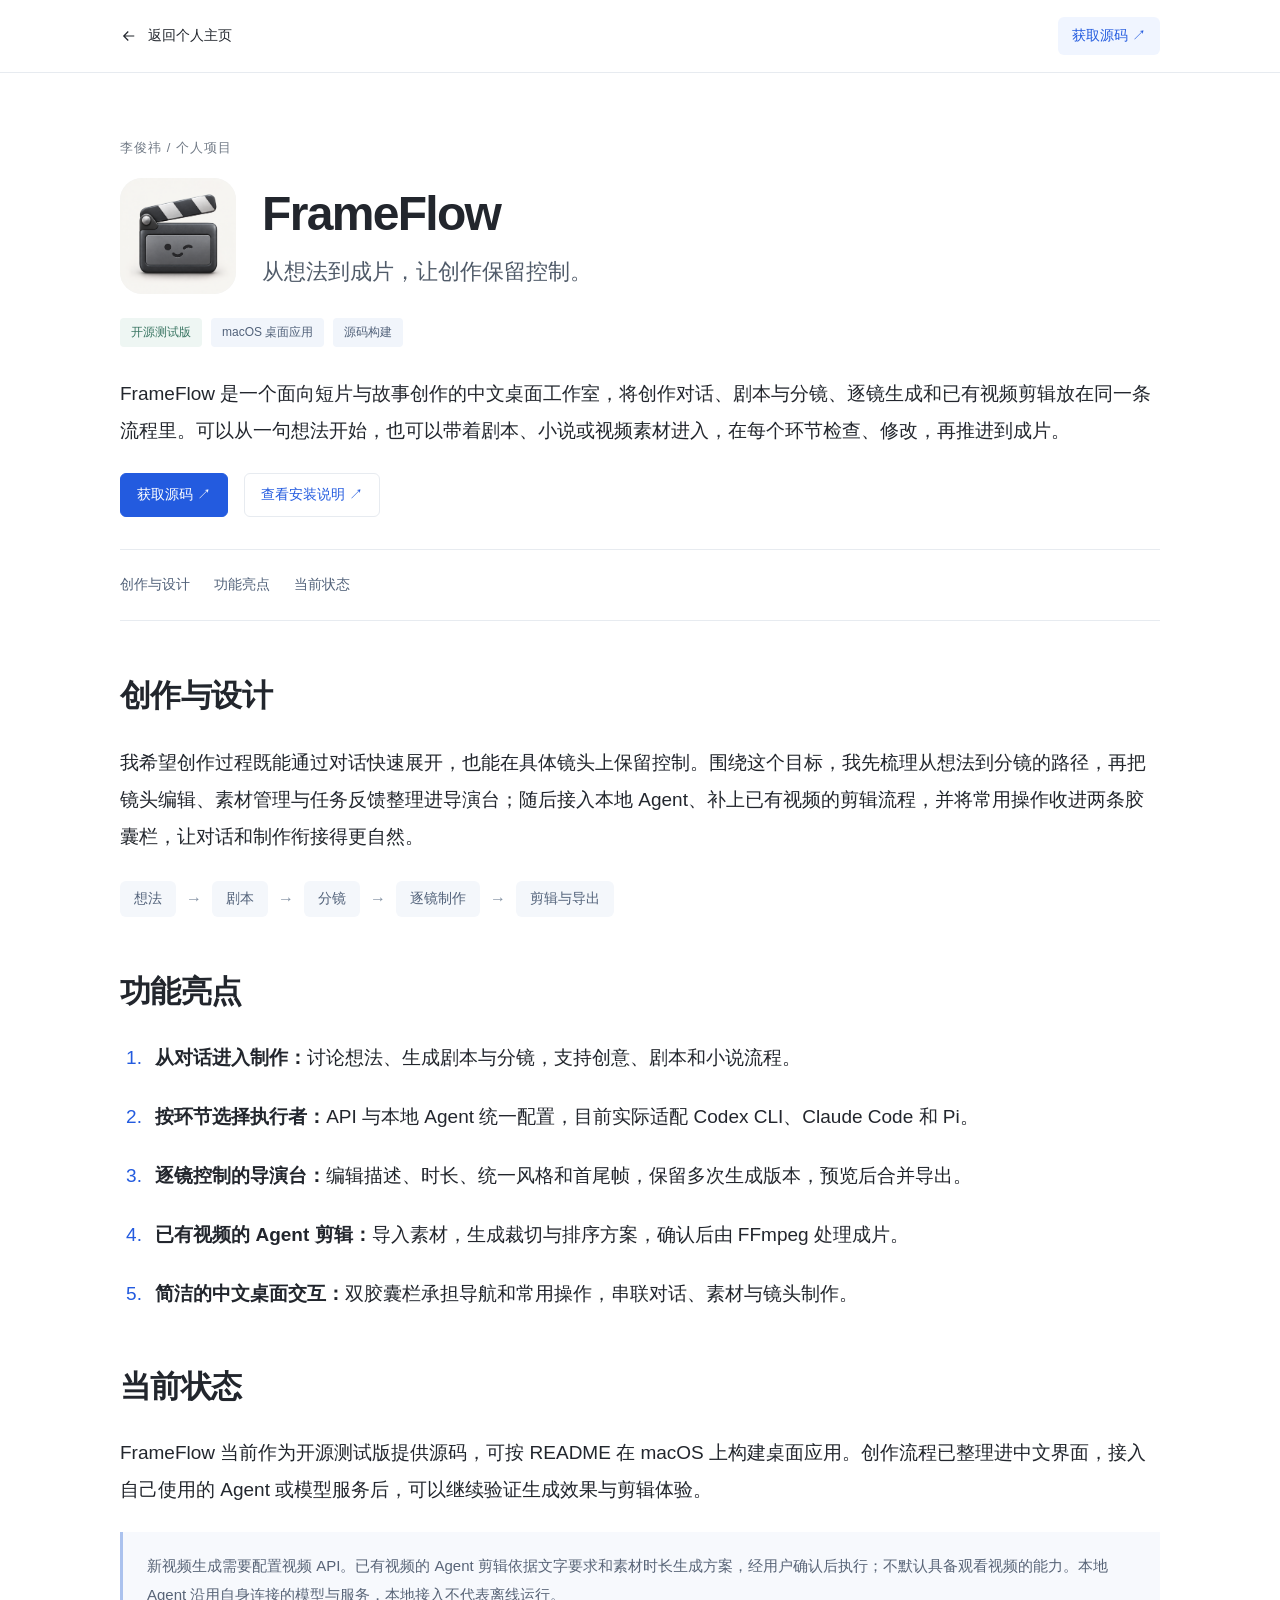
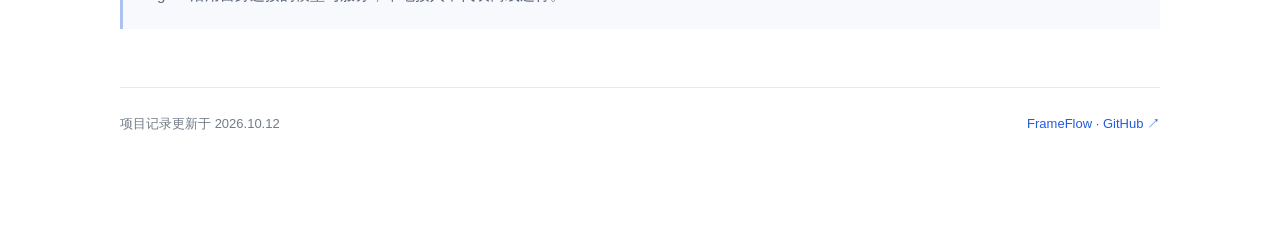
<file: docs/projects/frameflow/index.html>
<!doctype html>
<html lang="zh-CN">
  <head>
    <meta charset="UTF-8" />
    <meta name="viewport" content="width=device-width, initial-scale=1.0" />
    <meta name="description" content="FrameFlow：面向短片与故事创作的中文桌面工作室。李俊祎的创作思路、交互设计与开发过程，以及创作对话、分镜、逐镜生成和 Agent 视频剪辑。" />
    <meta name="theme-color" content="#ffffff" />
    <title>FrameFlow · 个人项目 | 李俊祎</title>
    <link rel="icon" type="image/png" href="../../assets/frameflow-cover.png" />
    <style>
      :root {
        color-scheme: light;
        --ink: #22262d;
        --muted: #727b87;
        --blue: #235bdf;
        --line: #e7ebf0;
      }
      * { box-sizing: border-box; }
      html { scroll-behavior: smooth; scroll-padding-top: 96px; }
      body {
        margin: 0;
        color: var(--ink);
        background: #fff;
        font-family: -apple-system, BlinkMacSystemFont, "PingFang SC", "Microsoft YaHei", sans-serif;
        -webkit-font-smoothing: antialiased;
      }
      a { color: var(--blue); text-underline-offset: 5px; }
      a:focus-visible { outline: 2px solid var(--blue); outline-offset: 5px; border-radius: 3px; }
      .skip-link { position: absolute; left: 16px; top: -80px; padding: 12px; background: #fff; z-index: 3; }
      .skip-link:focus { top: 12px; }
      .site-bar {
        position: sticky;
        top: 0;
        z-index: 2;
        background: #ffffffed;
        border-bottom: 1px solid var(--line);
        backdrop-filter: blur(16px);
      }
      .site-bar-inner {
        max-width: 1120px;
        min-height: 72px;
        margin: auto;
        padding: 12px 40px;
        display: flex;
        align-items: center;
        justify-content: space-between;
        gap: 16px;
      }
      .home-link { display: inline-flex; align-items: center; gap: 10px; text-decoration: none; color: var(--ink); font-size: 14px; }
      .home-link svg { width: 18px; height: 18px; }
      .source-link { padding: 10px 14px; border-radius: 6px; background: #f0f5ff; text-decoration: none; font-size: 14px; white-space: nowrap; }
      .home-link:hover, .source-link:hover { color: #1749b9; }
      main { max-width: 1120px; margin: auto; padding: 62px 40px 90px; }
      .eyebrow { margin: 0 0 18px; color: var(--muted); font-size: 13px; letter-spacing: .08em; }
      .project-heading { display: flex; align-items: center; gap: 26px; margin-bottom: 24px; }
      .project-icon { width: 116px; height: 116px; object-fit: contain; border-radius: 22px; background: #f3f4f5; flex-shrink: 0; }
      h1 { margin: 0; font-size: clamp(32px, 4vw, 48px); line-height: 1.25; font-weight: 650; letter-spacing: -.035em; }
      .tagline { margin-top: 10px; color: #505b69; font-size: clamp(17px, 2vw, 22px); line-height: 1.6; }
      .project-status { display: flex; flex-wrap: wrap; gap: 9px; margin-bottom: 28px; }
      .project-status span { padding: 6px 11px; border-radius: 4px; background: #f1f5fb; color: #52627a; font-size: 12px; }
      .project-status .open { background: #eef6f3; color: #397562; }
      p, li { font-size: 19px; line-height: 1.95; }
      p { margin: 0; }
      strong { font-weight: 650; }
      .project-intro { margin-bottom: 24px; }
      .actions { display: flex; flex-wrap: wrap; gap: 16px; margin: 24px 0 32px; }
      .actions a { display: inline-flex; align-items: center; justify-content: center; min-height: 44px; padding: 10px 16px; border: 1px solid var(--line); border-radius: 6px; text-decoration: none; font-size: 14px; }
      .actions .primary { background: var(--blue); color: #fff; border-color: var(--blue); }
      .actions a:hover { filter: brightness(.94); }
      .on-page { display: flex; gap: 24px; flex-wrap: wrap; padding: 22px 0; border-block: 1px solid var(--line); }
      .on-page a { color: #52627a; font-size: 14px; text-decoration: none; padding-block: 4px; }
      .on-page a:hover { color: var(--blue); }
      section { margin-top: 52px; }
      h2 { margin: 0 0 24px; font-size: clamp(23px, 2.4vw, 31px); line-height: 1.5; letter-spacing: -.02em; font-weight: 650; }
      ol { margin: 0; padding-left: 1.7em; }
      li { padding-left: 8px; margin-bottom: 22px; }
      li::marker { color: var(--blue); font-weight: 500; }
      li:last-child { margin-bottom: 0; }
      .flow { margin-top: 26px; display: flex; flex-wrap: wrap; gap: 10px; align-items: center; }
      .flow span { padding: 9px 14px; border-radius: 6px; background: #f4f7fb; color: #52627a; font-size: 14px; }
      .flow i { font-style: normal; color: #8492a4; }
      .delivery-note { margin-top: 24px; padding: 20px 24px; border-left: 3px solid #abc2ee; background: #f7f9fd; color: #586477; font-size: 15px; line-height: 1.9; }
      footer { display: flex; flex-wrap: wrap; gap: 16px; justify-content: space-between; margin-top: 58px; padding-top: 24px; border-top: 1px solid var(--line); color: var(--muted); font-size: 13px; line-height: 1.8; }
      footer a { text-decoration: none; }
      @media (max-width: 640px) {
        .site-bar-inner { min-height: 64px; padding: 10px 20px; }
        .home-link, .source-link { font-size: 12px; }
        main { padding: 36px 22px 56px; }
        .project-heading { gap: 16px; align-items: flex-start; }
        .project-icon { width: 78px; height: 78px; border-radius: 16px; }
        h1 { font-size: 30px; }
        .tagline { font-size: 16px; margin-top: 8px; }
        p, li { font-size: 16px; line-height: 1.9; }
        h2 { font-size: 22px; }
        section { margin-top: 36px; }
        li { padding-left: 3px; margin-bottom: 20px; }
        .on-page { gap: 20px; }
        .delivery-note { padding: 16px 18px; font-size: 14px; }
        .flow { gap: 7px; }
        .flow span { padding: 8px 10px; font-size: 12px; }
      }
      @media (prefers-reduced-motion: reduce) { html { scroll-behavior: auto; } }
    </style>
  </head>
  <body>
    <a class="skip-link" href="#project-intro">跳到项目内容</a>
    <header class="site-bar">
      <div class="site-bar-inner">
        <a class="home-link" href="../../">
          <svg viewBox="0 0 24 24" fill="none" stroke="currentColor" stroke-width="1.6" aria-hidden="true"><path d="M19 12H5m6-6-6 6 6 6" /></svg>
          返回个人主页
        </a>
        <a class="source-link" href="https://github.com/17lijunyi/FrameFlow" target="_blank" rel="noopener noreferrer">获取源码 ↗</a>
      </div>
    </header>
    <main>
      <article aria-labelledby="project-title">
        <header>
          <p class="eyebrow">李俊祎 / 个人项目</p>
          <div class="project-heading">
            <img class="project-icon" src="../../assets/frameflow-cover.png" alt="眨眼场记板，FrameFlow 项目图标" width="116" height="116" />
            <div>
              <h1 id="project-title">FrameFlow</h1>
              <p class="tagline">从想法到成片，让创作保留控制。</p>
            </div>
          </div>
          <div class="project-status" aria-label="实现状态">
            <span class="open">开源测试版</span>
            <span>macOS 桌面应用</span>
            <span>源码构建</span>
          </div>
          <p class="project-intro" id="project-intro">FrameFlow 是一个面向短片与故事创作的中文桌面工作室，将创作对话、剧本与分镜、逐镜生成和已有视频剪辑放在同一条流程里。可以从一句想法开始，也可以带着剧本、小说或视频素材进入，在每个环节检查、修改，再推进到成片。</p>
          <div class="actions">
            <a class="primary" href="https://github.com/17lijunyi/FrameFlow" target="_blank" rel="noopener noreferrer">获取源码 ↗</a>
            <a href="https://github.com/17lijunyi/FrameFlow#快速开始" target="_blank" rel="noopener noreferrer">查看安装说明 ↗</a>
          </div>
          <nav class="on-page" aria-label="项目介绍目录">
            <a href="#design">创作与设计</a>
            <a href="#highlights">功能亮点</a>
            <a href="#status">当前状态</a>
          </nav>
        </header>
        <section id="design" aria-labelledby="design-title">
          <h2 id="design-title">创作与设计</h2>
          <p>我希望创作过程既能通过对话快速展开，也能在具体镜头上保留控制。围绕这个目标，我先梳理从想法到分镜的路径，再把镜头编辑、素材管理与任务反馈整理进导演台；随后接入本地 Agent、补上已有视频的剪辑流程，并将常用操作收进两条胶囊栏，让对话和制作衔接得更自然。</p>
          <div class="flow" aria-label="创作流程：想法、剧本、分镜、逐镜制作、剪辑与导出">
            <span>想法</span><i aria-hidden="true">→</i>
            <span>剧本</span><i aria-hidden="true">→</i>
            <span>分镜</span><i aria-hidden="true">→</i>
            <span>逐镜制作</span><i aria-hidden="true">→</i>
            <span>剪辑与导出</span>
          </div>
        </section>
        <section id="highlights" aria-labelledby="highlights-title">
          <h2 id="highlights-title">功能亮点</h2>
          <ol>
            <li><strong>从对话进入制作：</strong>讨论想法、生成剧本与分镜，支持创意、剧本和小说流程。</li>
            <li><strong>按环节选择执行者：</strong>API 与本地 Agent 统一配置，目前实际适配 Codex CLI、Claude Code 和 Pi。</li>
            <li><strong>逐镜控制的导演台：</strong>编辑描述、时长、统一风格和首尾帧，保留多次生成版本，预览后合并导出。</li>
            <li><strong>已有视频的 Agent 剪辑：</strong>导入素材，生成裁切与排序方案，确认后由 FFmpeg 处理成片。</li>
            <li><strong>简洁的中文桌面交互：</strong>双胶囊栏承担导航和常用操作，串联对话、素材与镜头制作。</li>
          </ol>
        </section>
        <section id="status" aria-labelledby="status-title">
          <h2 id="status-title">当前状态</h2>
          <p>FrameFlow 当前作为开源测试版提供源码，可按 README 在 macOS 上构建桌面应用。创作流程已整理进中文界面，接入自己使用的 Agent 或模型服务后，可以继续验证生成效果与剪辑体验。</p>
          <p class="delivery-note">新视频生成需要配置视频 API。已有视频的 Agent 剪辑依据文字要求和素材时长生成方案，经用户确认后执行；不默认具备观看视频的能力。本地 Agent 沿用自身连接的模型与服务，本地接入不代表离线运行。</p>
        </section>
      </article>
      <footer>
        <span>项目记录更新于 <time datetime="2026-10-12">2026.10.12</time></span>
        <a href="https://github.com/17lijunyi/FrameFlow" target="_blank" rel="noopener noreferrer">FrameFlow · GitHub ↗</a>
      </footer>
    </main>
  </body>
</html>
</file>
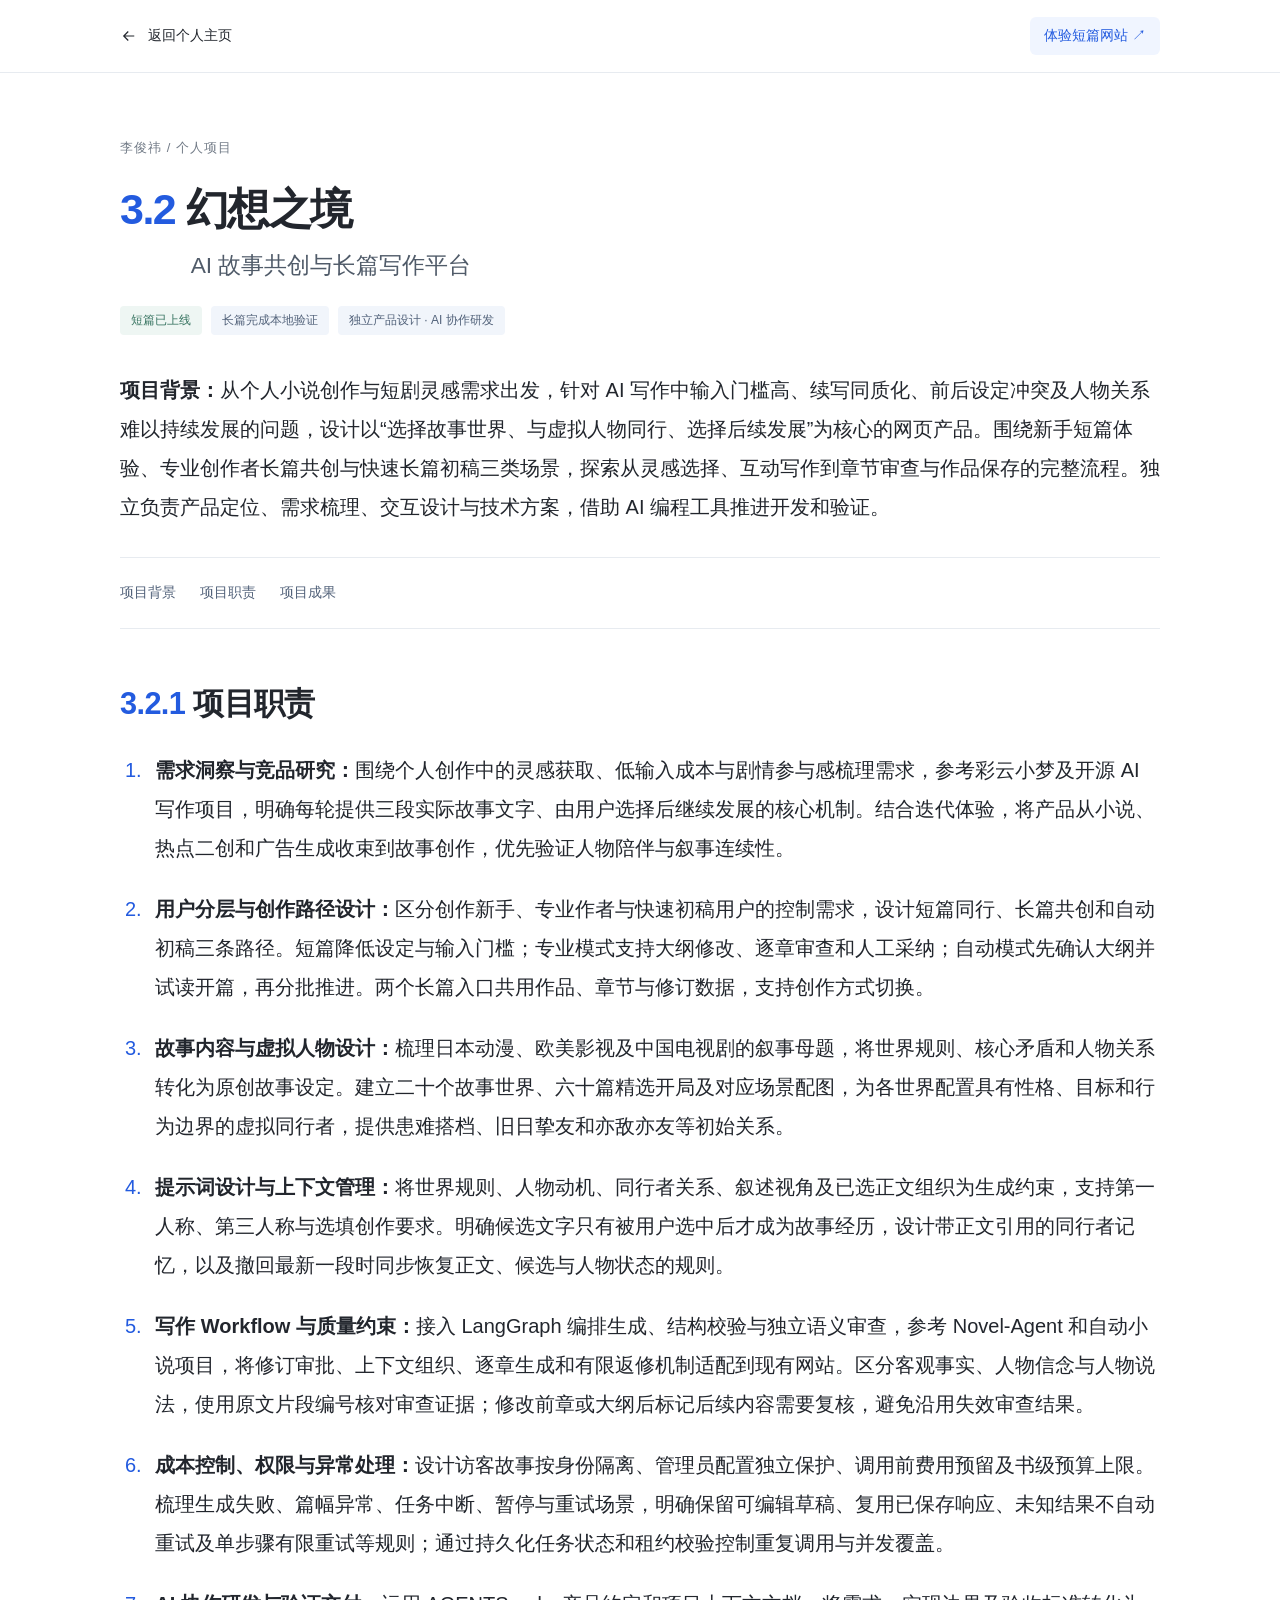
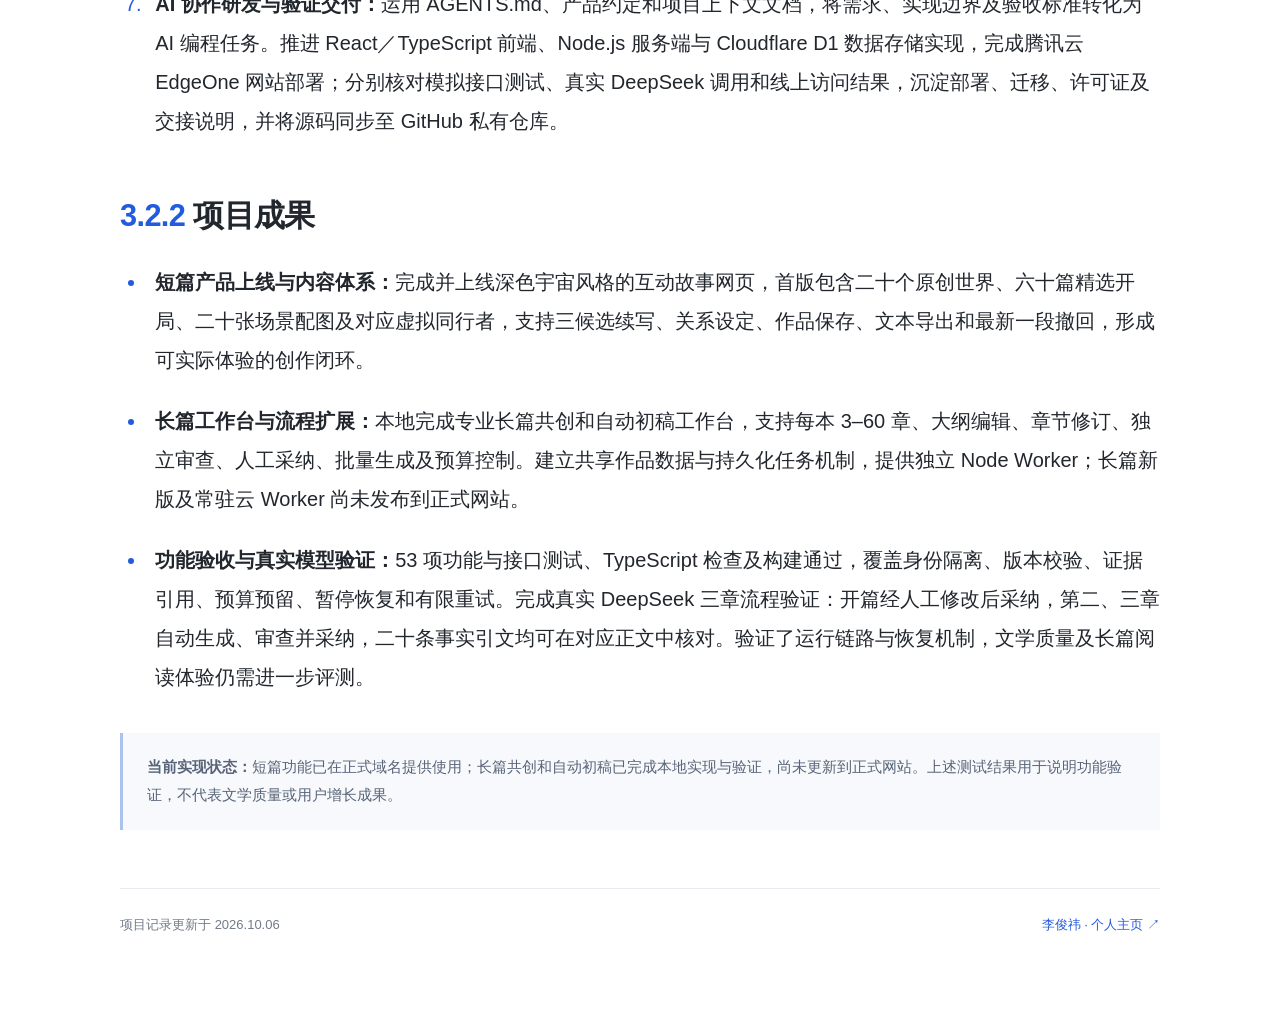
<file: docs/projects/huanxiangzhijing/index.html>
<!doctype html>
<html lang="zh-CN">
  <head>
    <meta charset="UTF-8" />
    <meta name="viewport" content="width=device-width, initial-scale=1.0" />
    <meta name="description" content="李俊祎的个人项目：幻想之境。AI 故事共创与长篇写作平台的项目背景、产品职责、写作流程和验证成果。" />
    <meta name="theme-color" content="#ffffff" />
    <title>幻想之境 · 个人项目 | 李俊祎</title>
    <style>
      :root {
        color-scheme: light;
        --ink: #22262d;
        --muted: #727b87;
        --blue: #235bdf;
        --line: #e7ebf0;
      }
      * { box-sizing: border-box; }
      html { scroll-behavior: smooth; scroll-padding-top: 96px; }
      body {
        margin: 0;
        color: var(--ink);
        background: #fff;
        font-family: -apple-system, BlinkMacSystemFont, "PingFang SC", "Microsoft YaHei", sans-serif;
        -webkit-font-smoothing: antialiased;
      }
      a { color: var(--blue); text-underline-offset: 5px; }
      a:focus-visible { outline: 2px solid var(--blue); outline-offset: 5px; border-radius: 3px; }
      .skip-link { position: absolute; left: 16px; top: -80px; padding: 12px; background: #fff; z-index: 3; }
      .skip-link:focus { top: 12px; }
      .site-bar {
        position: sticky;
        top: 0;
        z-index: 2;
        background: #ffffffed;
        border-bottom: 1px solid var(--line);
        backdrop-filter: blur(16px);
      }
      .site-bar-inner {
        max-width: 1120px;
        min-height: 72px;
        margin: auto;
        padding: 12px 40px;
        display: flex;
        align-items: center;
        justify-content: space-between;
        gap: 16px;
      }
      .home-link { display: inline-flex; align-items: center; gap: 10px; text-decoration: none; color: var(--ink); font-size: 14px; }
      .home-link svg { width: 18px; height: 18px; }
      .experience-link { padding: 10px 14px; border-radius: 6px; background: #f0f5ff; text-decoration: none; font-size: 14px; }
      .home-link:hover, .experience-link:hover { color: #1749b9; }
      main { max-width: 1120px; margin: auto; padding: 62px 40px 90px; }
      .eyebrow { margin: 0 0 18px; color: var(--muted); font-size: 13px; letter-spacing: .08em; }
      h1 { margin: 0 0 24px; font-size: clamp(28px, 3.4vw, 43px); line-height: 1.45; font-weight: 650; letter-spacing: -.035em; }
      .section-number { color: var(--blue); }
      h1 .subtitle { display: block; margin: 8px 0 0 3.1em; color: #505b69; font-size: .53em; font-weight: 400; letter-spacing: 0; }
      .project-status { display: flex; flex-wrap: wrap; gap: 9px; margin-bottom: 36px; }
      .project-status span { padding: 6px 11px; border-radius: 4px; background: #f1f5fb; color: #52627a; font-size: 12px; }
      .project-status .live { background: #eef6f3; color: #397562; }
      p, li { font-size: 20px; line-height: 1.95; }
      p { margin: 0; }
      strong { font-weight: 650; }
      .background { margin-bottom: 30px; }
      .on-page { display: flex; gap: 24px; flex-wrap: wrap; padding: 22px 0; border-block: 1px solid var(--line); }
      .on-page a { color: #52627a; font-size: 14px; text-decoration: none; padding-block: 4px; }
      .on-page a:hover { color: var(--blue); }
      section { margin-top: 52px; }
      h2 { margin: 0 0 24px; font-size: clamp(23px, 2.4vw, 31px); line-height: 1.5; letter-spacing: -.02em; font-weight: 650; }
      ol, ul { margin: 0; padding-left: 1.7em; }
      li { padding-left: 8px; margin-bottom: 22px; }
      li::marker { color: var(--blue); font-weight: 500; }
      li:last-child { margin-bottom: 0; }
      .delivery-note { margin-top: 36px; padding: 20px 24px; border-left: 3px solid #abc2ee; background: #f7f9fd; color: #586477; font-size: 15px; line-height: 1.9; }
      footer { display: flex; flex-wrap: wrap; gap: 16px; justify-content: space-between; margin-top: 58px; padding-top: 24px; border-top: 1px solid var(--line); color: var(--muted); font-size: 13px; line-height: 1.8; }
      footer a { text-decoration: none; }
      @media (max-width: 640px) {
        .site-bar-inner { min-height: 64px; padding: 10px 20px; }
        .home-link, .experience-link { font-size: 12px; }
        main { padding: 36px 22px 56px; }
        h1 .subtitle { margin-left: 0; font-size: 18px; }
        p, li { font-size: 16px; line-height: 1.9; }
        h2 { font-size: 22px; }
        section { margin-top: 36px; }
        li { padding-left: 3px; margin-bottom: 20px; }
        .on-page { gap: 20px; }
        .delivery-note { padding: 16px 18px; font-size: 14px; }
      }
      @media (prefers-reduced-motion: reduce) { html { scroll-behavior: auto; } }
    </style>
  </head>
  <body>
    <a class="skip-link" href="#project-background">跳到项目内容</a>
    <header class="site-bar">
      <div class="site-bar-inner">
        <a class="home-link" href="../../">
          <svg viewBox="0 0 24 24" fill="none" stroke="currentColor" stroke-width="1.6" aria-hidden="true"><path d="M19 12H5m6-6-6 6 6 6" /></svg>
          返回个人主页
        </a>
        <a class="experience-link" href="https://huanxiangzhijing.store/" target="_blank" rel="noopener noreferrer">体验短篇网站 ↗</a>
      </div>
    </header>
    <main>
      <article aria-labelledby="project-title">
        <header>
          <p class="eyebrow">李俊祎 / 个人项目</p>
          <h1 id="project-title"><span class="section-number">3.2</span> 幻想之境<span class="subtitle">AI 故事共创与长篇写作平台</span></h1>
          <div class="project-status" aria-label="实现状态">
            <span class="live">短篇已上线</span>
            <span>长篇完成本地验证</span>
            <span>独立产品设计 · AI 协作研发</span>
          </div>
          <p class="background" id="project-background"><strong>项目背景：</strong>从个人小说创作与短剧灵感需求出发，针对 AI 写作中输入门槛高、续写同质化、前后设定冲突及人物关系难以持续发展的问题，设计以“选择故事世界、与虚拟人物同行、选择后续发展”为核心的网页产品。围绕新手短篇体验、专业创作者长篇共创与快速长篇初稿三类场景，探索从灵感选择、互动写作到章节审查与作品保存的完整流程。独立负责产品定位、需求梳理、交互设计与技术方案，借助 AI 编程工具推进开发和验证。</p>
          <nav class="on-page" aria-label="项目介绍目录">
            <a href="#project-background">项目背景</a>
            <a href="#responsibilities">项目职责</a>
            <a href="#results">项目成果</a>
          </nav>
        </header>
        <section id="responsibilities" aria-labelledby="responsibilities-title">
          <h2 id="responsibilities-title"><span class="section-number">3.2.1</span> 项目职责</h2>
          <ol>
            <li><strong>需求洞察与竞品研究：</strong>围绕个人创作中的灵感获取、低输入成本与剧情参与感梳理需求，参考彩云小梦及开源 AI 写作项目，明确每轮提供三段实际故事文字、由用户选择后继续发展的核心机制。结合迭代体验，将产品从小说、热点二创和广告生成收束到故事创作，优先验证人物陪伴与叙事连续性。</li>
            <li><strong>用户分层与创作路径设计：</strong>区分创作新手、专业作者与快速初稿用户的控制需求，设计短篇同行、长篇共创和自动初稿三条路径。短篇降低设定与输入门槛；专业模式支持大纲修改、逐章审查和人工采纳；自动模式先确认大纲并试读开篇，再分批推进。两个长篇入口共用作品、章节与修订数据，支持创作方式切换。</li>
            <li><strong>故事内容与虚拟人物设计：</strong>梳理日本动漫、欧美影视及中国电视剧的叙事母题，将世界规则、核心矛盾和人物关系转化为原创故事设定。建立二十个故事世界、六十篇精选开局及对应场景配图，为各世界配置具有性格、目标和行为边界的虚拟同行者，提供患难搭档、旧日挚友和亦敌亦友等初始关系。</li>
            <li><strong>提示词设计与上下文管理：</strong>将世界规则、人物动机、同行者关系、叙述视角及已选正文组织为生成约束，支持第一人称、第三人称与选填创作要求。明确候选文字只有被用户选中后才成为故事经历，设计带正文引用的同行者记忆，以及撤回最新一段时同步恢复正文、候选与人物状态的规则。</li>
            <li><strong>写作 Workflow 与质量约束：</strong>接入 LangGraph 编排生成、结构校验与独立语义审查，参考 Novel-Agent 和自动小说项目，将修订审批、上下文组织、逐章生成和有限返修机制适配到现有网站。区分客观事实、人物信念与人物说法，使用原文片段编号核对审查证据；修改前章或大纲后标记后续内容需要复核，避免沿用失效审查结果。</li>
            <li><strong>成本控制、权限与异常处理：</strong>设计访客故事按身份隔离、管理员配置独立保护、调用前费用预留及书级预算上限。梳理生成失败、篇幅异常、任务中断、暂停与重试场景，明确保留可编辑草稿、复用已保存响应、未知结果不自动重试及单步骤有限重试等规则；通过持久化任务状态和租约校验控制重复调用与并发覆盖。</li>
            <li><strong>AI 协作研发与验证交付：</strong>运用 AGENTS.md、产品约定和项目上下文文档，将需求、实现边界及验收标准转化为 AI 编程任务。推进 React／TypeScript 前端、Node.js 服务端与 Cloudflare D1 数据存储实现，完成腾讯云 EdgeOne 网站部署；分别核对模拟接口测试、真实 DeepSeek 调用和线上访问结果，沉淀部署、迁移、许可证及交接说明，并将源码同步至 GitHub 私有仓库。</li>
          </ol>
        </section>
        <section id="results" aria-labelledby="results-title">
          <h2 id="results-title"><span class="section-number">3.2.2</span> 项目成果</h2>
          <ul>
            <li><strong>短篇产品上线与内容体系：</strong>完成并上线深色宇宙风格的互动故事网页，首版包含二十个原创世界、六十篇精选开局、二十张场景配图及对应虚拟同行者，支持三候选续写、关系设定、作品保存、文本导出和最新一段撤回，形成可实际体验的创作闭环。</li>
            <li><strong>长篇工作台与流程扩展：</strong>本地完成专业长篇共创和自动初稿工作台，支持每本 3–60 章、大纲编辑、章节修订、独立审查、人工采纳、批量生成及预算控制。建立共享作品数据与持久化任务机制，提供独立 Node Worker；长篇新版及常驻云 Worker 尚未发布到正式网站。</li>
            <li><strong>功能验收与真实模型验证：</strong>53 项功能与接口测试、TypeScript 检查及构建通过，覆盖身份隔离、版本校验、证据引用、预算预留、暂停恢复和有限重试。完成真实 DeepSeek 三章流程验证：开篇经人工修改后采纳，第二、三章自动生成、审查并采纳，二十条事实引文均可在对应正文中核对。验证了运行链路与恢复机制，文学质量及长篇阅读体验仍需进一步评测。</li>
          </ul>
          <p class="delivery-note"><strong>当前实现状态：</strong>短篇功能已在正式域名提供使用；长篇共创和自动初稿已完成本地实现与验证，尚未更新到正式网站。上述测试结果用于说明功能验证，不代表文学质量或用户增长成果。</p>
        </section>
      </article>
      <footer>
        <span>项目记录更新于 <time datetime="2026-10-06">2026.10.06</time></span>
        <a href="../../">李俊祎 · 个人主页 ↗</a>
      </footer>
    </main>
  </body>
</html>
</file>
